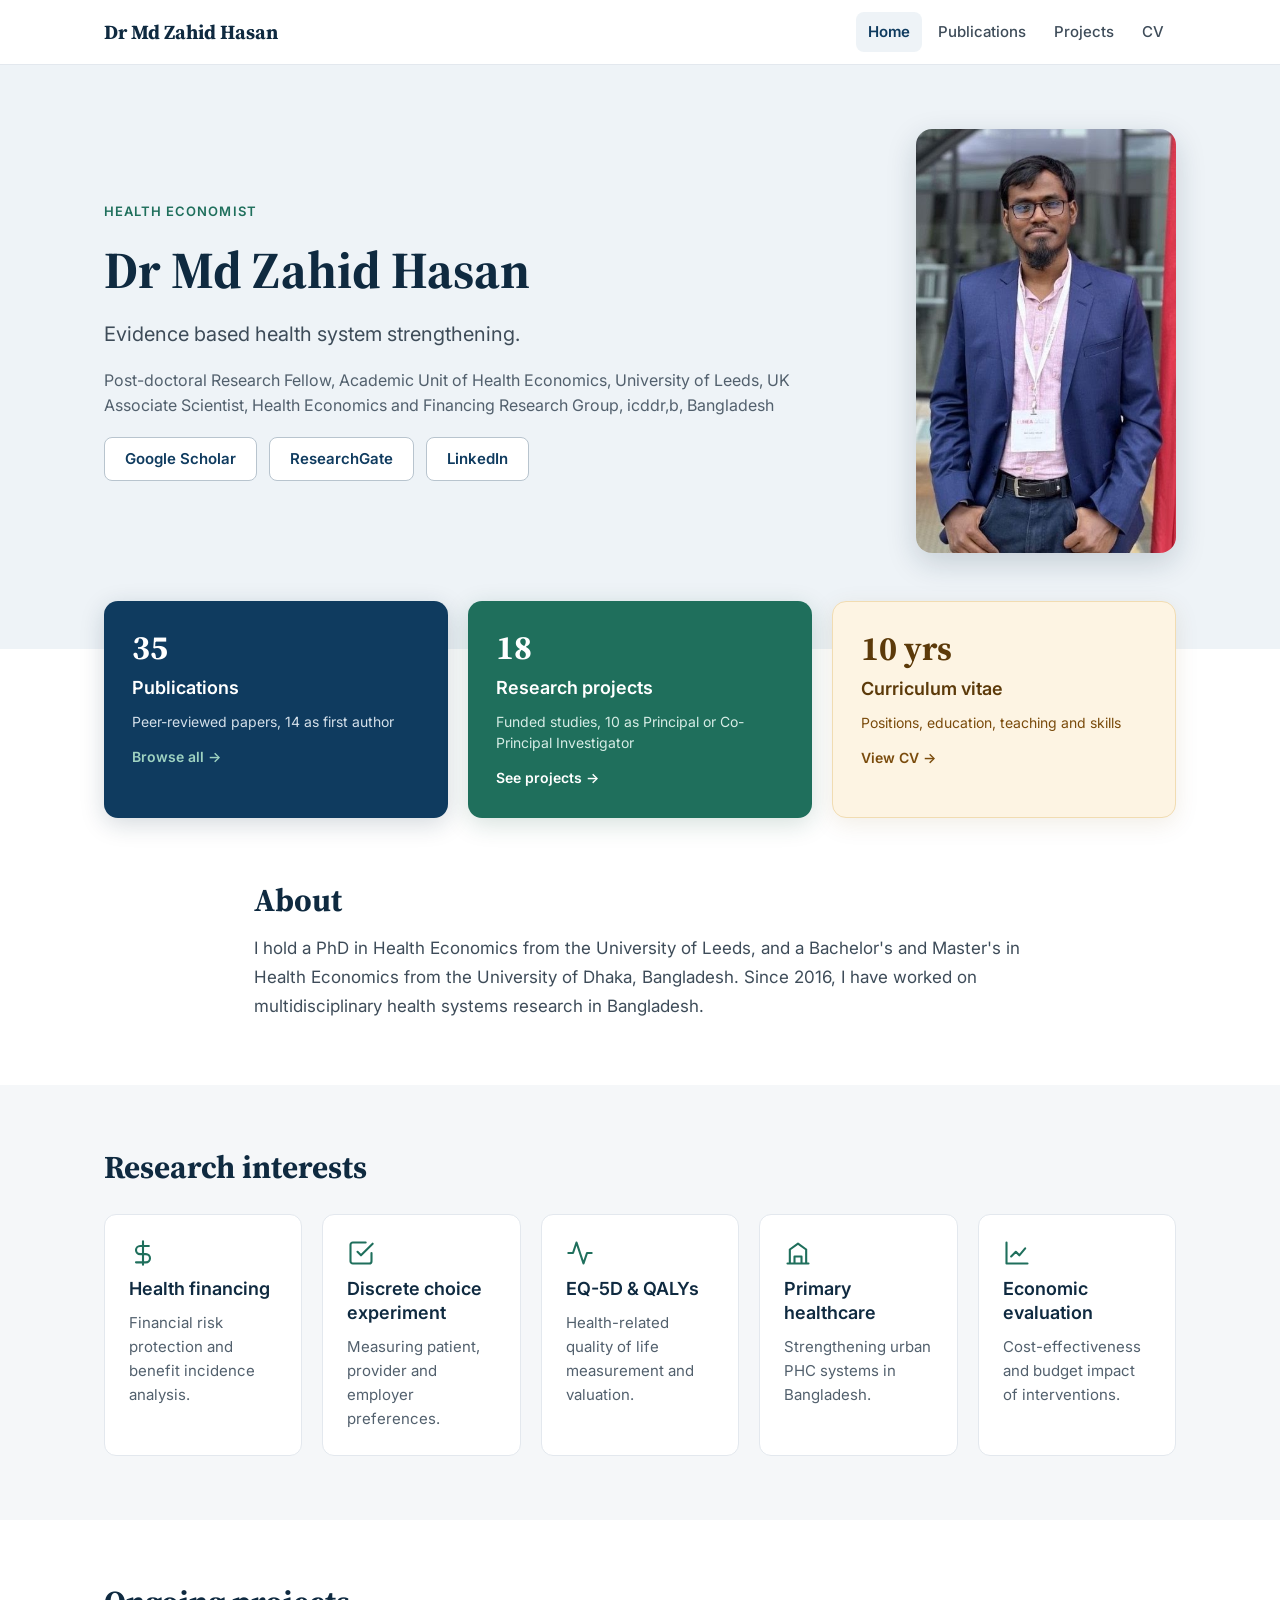
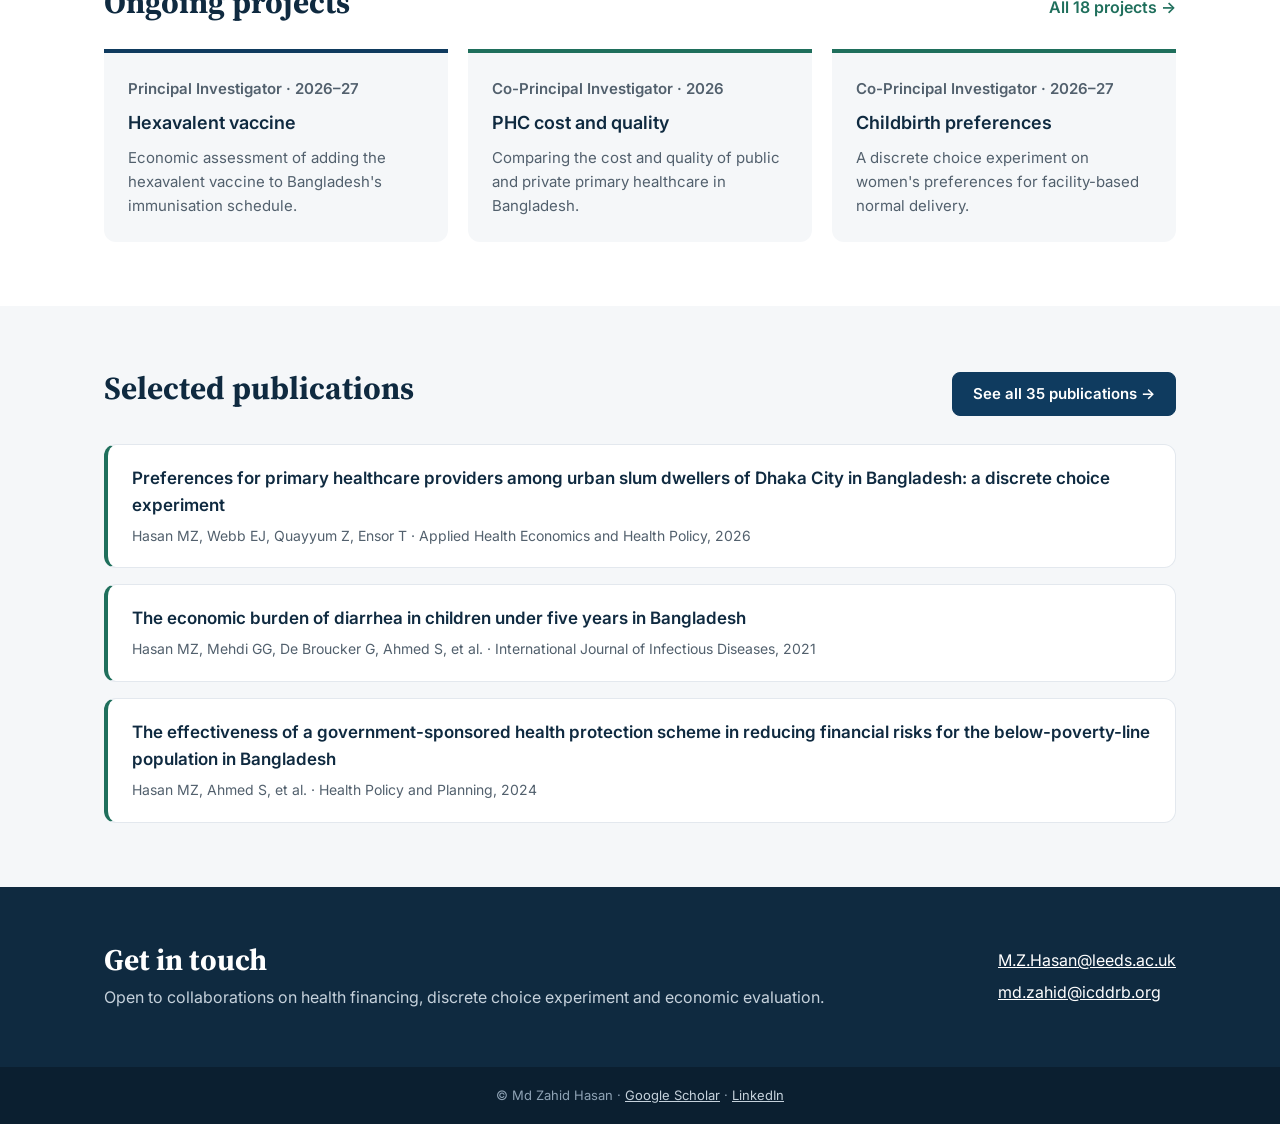
<file: index.html>
<!doctype html>
<html lang="en">
<head>
<meta charset="utf-8">
<meta name="viewport" content="width=device-width, initial-scale=1">
<title>Dr Md Zahid Hasan – Health Economist</title>
<meta name="description" content="Dr Md Zahid Hasan, health economist at the University of Leeds and icddr,b: health financing, discrete choice experiment and primary healthcare in Bangladesh.">
<link rel="preconnect" href="https://fonts.googleapis.com"><link rel="preconnect" href="https://fonts.gstatic.com" crossorigin>
<link href="https://fonts.googleapis.com/css2?family=Inter:wght@400;500;600&amp;family=Source+Serif+4:opsz,wght@8..60,600;8..60,700&amp;display=swap" rel="stylesheet">
<link rel="stylesheet" href="style.css">
</head>
<body>
<header class="site-head"><div class="wrap"><a class="brand" href="index.html">Dr Md Zahid Hasan</a><nav class="nav" aria-label="Main"><a href="index.html" aria-current="page">Home</a><a href="publications.html">Publications</a><a href="projects.html">Projects</a><a href="cv.html">CV</a></nav></div></header>
<main>
<section class="hero"><div class="wrap">
<div class="hero-text">
<p class="eyebrow">Health Economist</p>
<h1>Dr Md Zahid Hasan</h1>
<p class="lead">Evidence based health system strengthening.</p>
<p class="aff">Post-doctoral Research Fellow, Academic Unit of Health Economics, University of Leeds, UK<br>Associate Scientist, Health Economics and Financing Research Group, icddr,b, Bangladesh</p>
<div class="btns"><a class="btn" href="https://scholar.google.com/citations?user=Z4uadW4AAAAJ&amp;hl=en" target="_blank" rel="noopener">Google Scholar</a><a class="btn" href="https://www.researchgate.net/profile/Md-Hasan-1103" target="_blank" rel="noopener">ResearchGate</a><a class="btn" href="https://www.linkedin.com/in/m-zahid-hasan-phd-03840592/" target="_blank" rel="noopener">LinkedIn</a></div>
</div>
<div class="hero-photo"><img src="zahid-hasan.jpg" alt="Dr Md Zahid Hasan" width="300" height="424"></div>
</div></section>
<div class="wrap"><div class="tiles">
<a class="tile t1" href="publications.html"><span class="num">35</span><span class="ttl">Publications</span><span class="sub">Peer-reviewed papers, 14 as first author</span><span class="go">Browse all →</span></a>
<a class="tile t2" href="projects.html"><span class="num">18</span><span class="ttl">Research projects</span><span class="sub">Funded studies, 10 as Principal or Co-Principal Investigator</span><span class="go">See projects →</span></a>
<a class="tile t3" href="cv.html"><span class="num">10 yrs</span><span class="ttl">Curriculum vitae</span><span class="sub">Positions, education, teaching and skills</span><span class="go">View CV →</span></a>
</div></div>
<section><div class="wrap narrow stack">
<h2>About</h2>
<p style="font-size:17px;line-height:1.7;color:var(--body)">I hold a PhD in Health Economics from the University of Leeds, and a Bachelor's and Master's in Health Economics from the University of Dhaka, Bangladesh. Since 2016, I have worked on multidisciplinary health systems research in Bangladesh.</p>
</div></section>
<section class="tint"><div class="wrap">
<h2 style="margin-bottom:28px">Research interests</h2>
<div class="grid five">
<div class="card"><svg aria-hidden="true" width="28" height="28" viewBox="0 0 24 24" fill="none" stroke="#1f6f5c" stroke-width="1.8" stroke-linecap="round" stroke-linejoin="round"><path d="M12 2v20M17 6H9.5a3.5 3.5 0 0 0 0 7h5a3.5 3.5 0 0 1 0 7H6"/></svg><h3>Health financing</h3><p>Financial risk protection and benefit incidence analysis.</p></div><div class="card"><svg aria-hidden="true" width="28" height="28" viewBox="0 0 24 24" fill="none" stroke="#1f6f5c" stroke-width="1.8" stroke-linecap="round" stroke-linejoin="round"><path d="M9 11l3 3L22 4"/><path d="M21 12v7a2 2 0 0 1-2 2H5a2 2 0 0 1-2-2V5a2 2 0 0 1 2-2h11"/></svg><h3>Discrete choice experiment</h3><p>Measuring patient, provider and employer preferences.</p></div><div class="card"><svg aria-hidden="true" width="28" height="28" viewBox="0 0 24 24" fill="none" stroke="#1f6f5c" stroke-width="1.8" stroke-linecap="round" stroke-linejoin="round"><path d="M22 12h-4l-3 9L9 3l-3 9H2"/></svg><h3>EQ-5D &amp; QALYs</h3><p>Health-related quality of life measurement and valuation.</p></div><div class="card"><svg aria-hidden="true" width="28" height="28" viewBox="0 0 24 24" fill="none" stroke="#1f6f5c" stroke-width="1.8" stroke-linecap="round" stroke-linejoin="round"><path d="M3 21h18M5 21V9l7-5 7 5v12M9 21v-6h6v6"/></svg><h3>Primary healthcare</h3><p>Strengthening urban PHC systems in Bangladesh.</p></div><div class="card"><svg aria-hidden="true" width="28" height="28" viewBox="0 0 24 24" fill="none" stroke="#1f6f5c" stroke-width="1.8" stroke-linecap="round" stroke-linejoin="round"><path d="M3 3v18h18"/><path d="M7 15l4-4 3 3 5-6"/></svg><h3>Economic evaluation</h3><p>Cost-effectiveness and budget impact of interventions.</p></div>
</div></div></section>
<section><div class="wrap">
<div class="row-head"><h2>Ongoing projects</h2><a class="link-strong" href="projects.html">All 18 projects →</a></div>
<div class="grid">
<div class="card topbar navy"><p class="meta">Principal Investigator · 2026–27</p><h3>Hexavalent vaccine</h3><p>Economic assessment of adding the hexavalent vaccine to Bangladesh's immunisation schedule.</p></div><div class="card topbar"><p class="meta">Co-Principal Investigator · 2026</p><h3>PHC cost and quality</h3><p>Comparing the cost and quality of public and private primary healthcare in Bangladesh.</p></div><div class="card topbar"><p class="meta">Co-Principal Investigator · 2026–27</p><h3>Childbirth preferences</h3><p>A discrete choice experiment on women's preferences for facility-based normal delivery.</p></div>
</div></div></section>
<section class="tint"><div class="wrap">
<div class="row-head"><h2>Selected publications</h2><a class="btn solid" href="publications.html">See all 35 publications →</a></div>
<div class="stack">
<a class="pubcard" href="https://rdcu.be/ARSybx2dNuka" target="_blank" rel="noopener"><span class="t">Preferences for primary healthcare providers among urban slum dwellers of Dhaka City in Bangladesh: a discrete choice experiment</span><span class="a">Hasan MZ, Webb EJ, Quayyum Z, Ensor T · Applied Health Economics and Health Policy, 2026</span></a><a class="pubcard" href="https://doi.org/10.1016/j.ijid.2021.04.038" target="_blank" rel="noopener"><span class="t">The economic burden of diarrhea in children under five years in Bangladesh</span><span class="a">Hasan MZ, Mehdi GG, De Broucker G, Ahmed S, et al. · International Journal of Infectious Diseases, 2021</span></a><a class="pubcard" href="https://doi.org/10.1093/heapol/czad115" target="_blank" rel="noopener"><span class="t">The effectiveness of a government-sponsored health protection scheme in reducing financial risks for the below-poverty-line population in Bangladesh</span><span class="a">Hasan MZ, Ahmed S, et al. · Health Policy and Planning, 2024</span></a>
</div></div></section>
<section class="contact"><div class="wrap">
<div><h2>Get in touch</h2><p>Open to collaborations on health financing, discrete choice experiment and economic evaluation.</p></div>
<div class="mails"><a href="mailto:M.Z.Hasan@leeds.ac.uk">M.Z.Hasan@leeds.ac.uk</a><a href="mailto:md.zahid@icddrb.org">md.zahid@icddrb.org</a></div>
</div></section>
</main>
<footer class="foot">© Md Zahid Hasan · <a href="https://scholar.google.com/citations?user=Z4uadW4AAAAJ&amp;hl=en" target="_blank" rel="noopener">Google Scholar</a> · <a href="https://www.linkedin.com/in/m-zahid-hasan-phd-03840592/" target="_blank" rel="noopener">LinkedIn</a></footer>
</body>
</html>
</file>
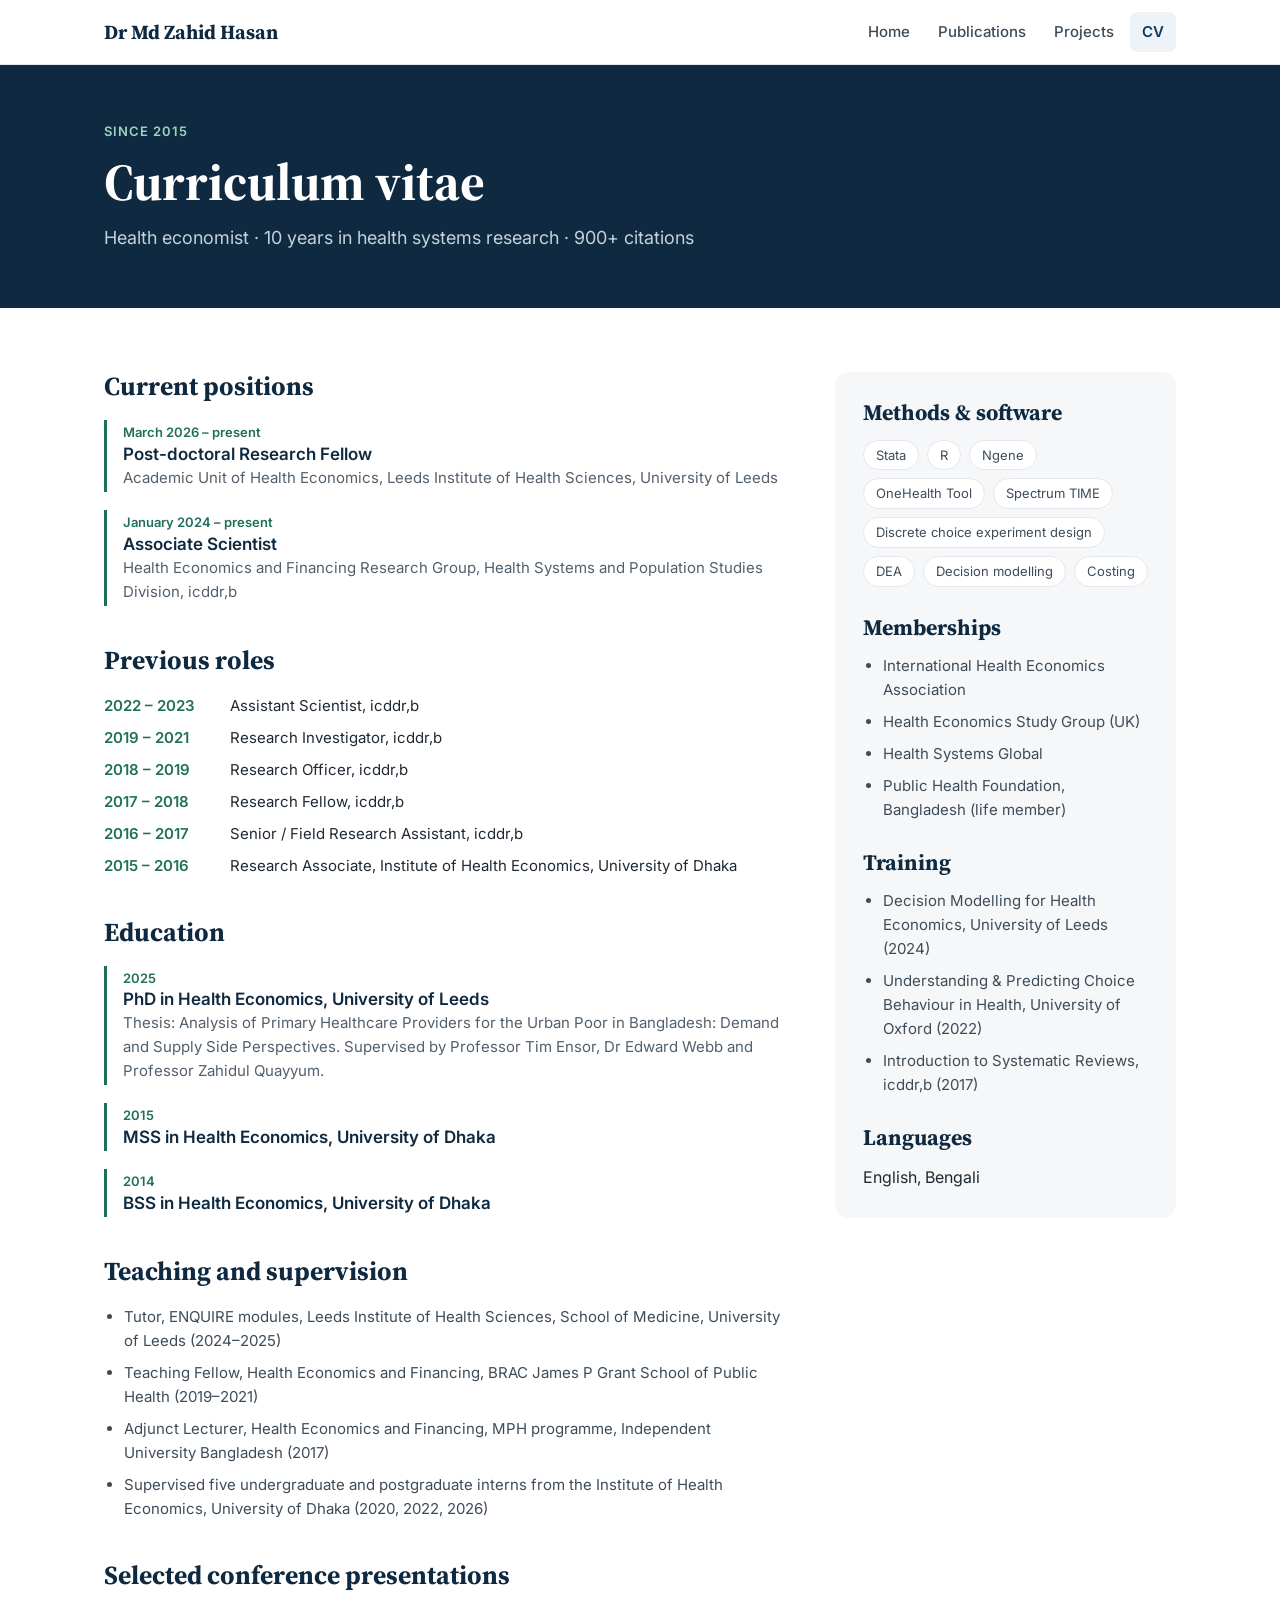
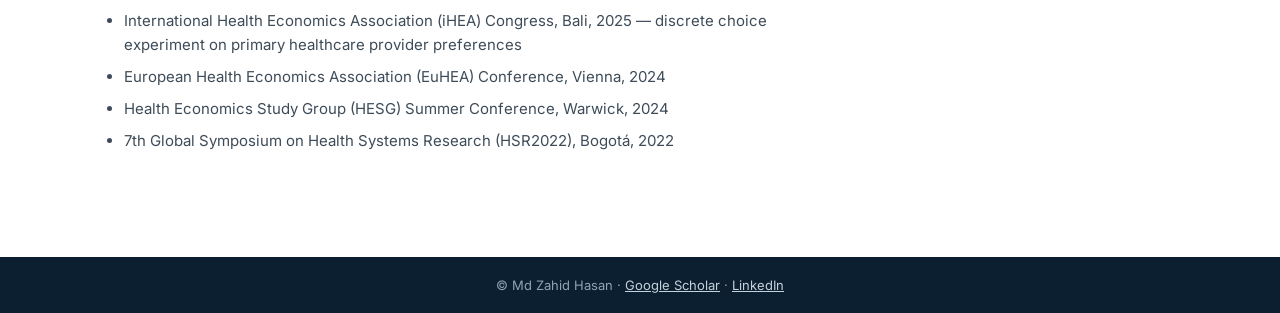
<file: cv.html>
<!doctype html>
<html lang="en">
<head>
<meta charset="utf-8">
<meta name="viewport" content="width=device-width, initial-scale=1">
<title>CV – Dr Md Zahid Hasan</title>
<meta name="description" content="Curriculum vitae of Dr Md Zahid Hasan, health economist.">
<link rel="preconnect" href="https://fonts.googleapis.com"><link rel="preconnect" href="https://fonts.gstatic.com" crossorigin>
<link href="https://fonts.googleapis.com/css2?family=Inter:wght@400;500;600&amp;family=Source+Serif+4:opsz,wght@8..60,600;8..60,700&amp;display=swap" rel="stylesheet">
<link rel="stylesheet" href="style.css">
</head>
<body>
<header class="site-head"><div class="wrap"><a class="brand" href="index.html">Dr Md Zahid Hasan</a><nav class="nav" aria-label="Main"><a href="index.html">Home</a><a href="publications.html">Publications</a><a href="projects.html">Projects</a><a href="cv.html" aria-current="page">CV</a></nav></div></header>
<main>
<section class="page-head"><div class="wrap">
<p class="eyebrow">Since 2015</p><h1>Curriculum vitae</h1>
<p class="intro">Health economist · 10 years in health systems research · 900+ citations</p>
</div></section>
<section><div class="wrap cv-grid">
<div>
<div class="cv-block"><h2>Current positions</h2>
<div class="entry"><p class="when">March 2026 – present</p><h3>Post-doctoral Research Fellow</h3><p>Academic Unit of Health Economics, Leeds Institute of Health Sciences, University of Leeds</p></div>
<div class="entry"><p class="when">January 2024 – present</p><h3>Associate Scientist</h3><p>Health Economics and Financing Research Group, Health Systems and Population Studies Division, icddr,b</p></div>
</div>
<div class="cv-block"><h2>Previous roles</h2><div class="timeline">
<span>2022 – 2023</span><span>Assistant Scientist, icddr,b</span>
<span>2019 – 2021</span><span>Research Investigator, icddr,b</span>
<span>2018 – 2019</span><span>Research Officer, icddr,b</span>
<span>2017 – 2018</span><span>Research Fellow, icddr,b</span>
<span>2016 – 2017</span><span>Senior / Field Research Assistant, icddr,b</span>
<span>2015 – 2016</span><span>Research Associate, Institute of Health Economics, University of Dhaka</span>
</div></div>
<div class="cv-block"><h2>Education</h2>
<div class="entry"><p class="when">2025</p><h3>PhD in Health Economics, University of Leeds</h3><p>Thesis: Analysis of Primary Healthcare Providers for the Urban Poor in Bangladesh: Demand and Supply Side Perspectives. Supervised by Professor Tim Ensor, Dr Edward Webb and Professor Zahidul Quayyum.</p></div>
<div class="entry"><p class="when">2015</p><h3>MSS in Health Economics, University of Dhaka</h3></div>
<div class="entry"><p class="when">2014</p><h3>BSS in Health Economics, University of Dhaka</h3></div>
</div>
<div class="cv-block"><h2>Teaching and supervision</h2><ul class="cv-list">
<li>Tutor, ENQUIRE modules, Leeds Institute of Health Sciences, School of Medicine, University of Leeds (2024–2025)</li>
<li>Teaching Fellow, Health Economics and Financing, BRAC James P Grant School of Public Health (2019–2021)</li>
<li>Adjunct Lecturer, Health Economics and Financing, MPH programme, Independent University Bangladesh (2017)</li>
<li>Supervised five undergraduate and postgraduate interns from the Institute of Health Economics, University of Dhaka (2020, 2022, 2026)</li>
</ul></div>
<div class="cv-block"><h2>Selected conference presentations</h2><ul class="cv-list">
<li>International Health Economics Association (iHEA) Congress, Bali, 2025 — discrete choice experiment on primary healthcare provider preferences</li>
<li>European Health Economics Association (EuHEA) Conference, Vienna, 2024</li>
<li>Health Economics Study Group (HESG) Summer Conference, Warwick, 2024</li>
<li>7th Global Symposium on Health Systems Research (HSR2022), Bogotá, 2022</li>
</ul></div>
</div>
<aside class="side">
<div class="cv-block"><h2>Methods &amp; software</h2><div class="tags"><span>Stata</span><span>R</span><span>Ngene</span><span>OneHealth Tool</span><span>Spectrum TIME</span><span>Discrete choice experiment design</span><span>DEA</span><span>Decision modelling</span><span>Costing</span></div></div>
<div class="cv-block"><h2>Memberships</h2><ul class="cv-list"><li>International Health Economics Association</li><li>Health Economics Study Group (UK)</li><li>Health Systems Global</li><li>Public Health Foundation, Bangladesh (life member)</li></ul></div>
<div class="cv-block"><h2>Training</h2><ul class="cv-list"><li>Decision Modelling for Health Economics, University of Leeds (2024)</li><li>Understanding &amp; Predicting Choice Behaviour in Health, University of Oxford (2022)</li><li>Introduction to Systematic Reviews, icddr,b (2017)</li></ul></div>
<div class="cv-block" style="margin-bottom:0"><h2>Languages</h2><p>English, Bengali</p></div>
</aside>
</div></section>
</main>
<footer class="foot">© Md Zahid Hasan · <a href="https://scholar.google.com/citations?user=Z4uadW4AAAAJ&amp;hl=en" target="_blank" rel="noopener">Google Scholar</a> · <a href="https://www.linkedin.com/in/m-zahid-hasan-phd-03840592/" target="_blank" rel="noopener">LinkedIn</a></footer>
</body>
</html>
</file>
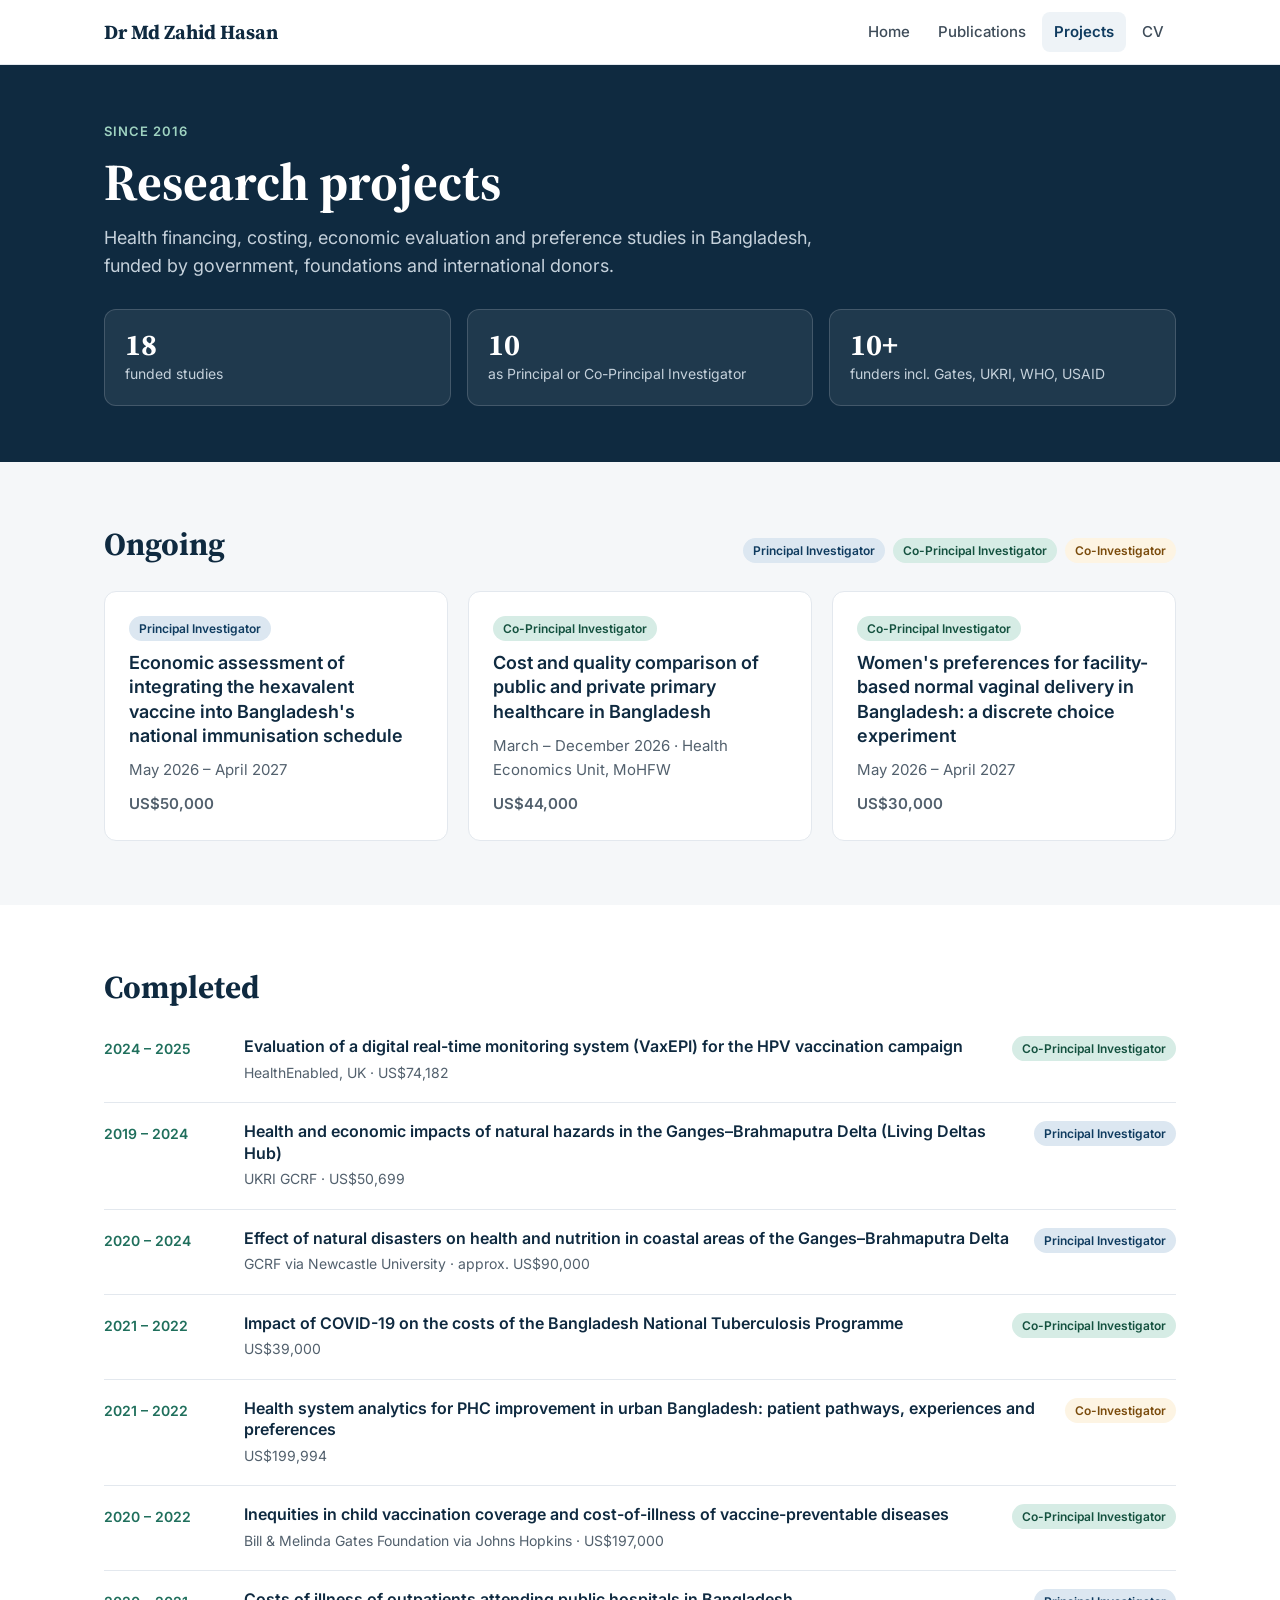
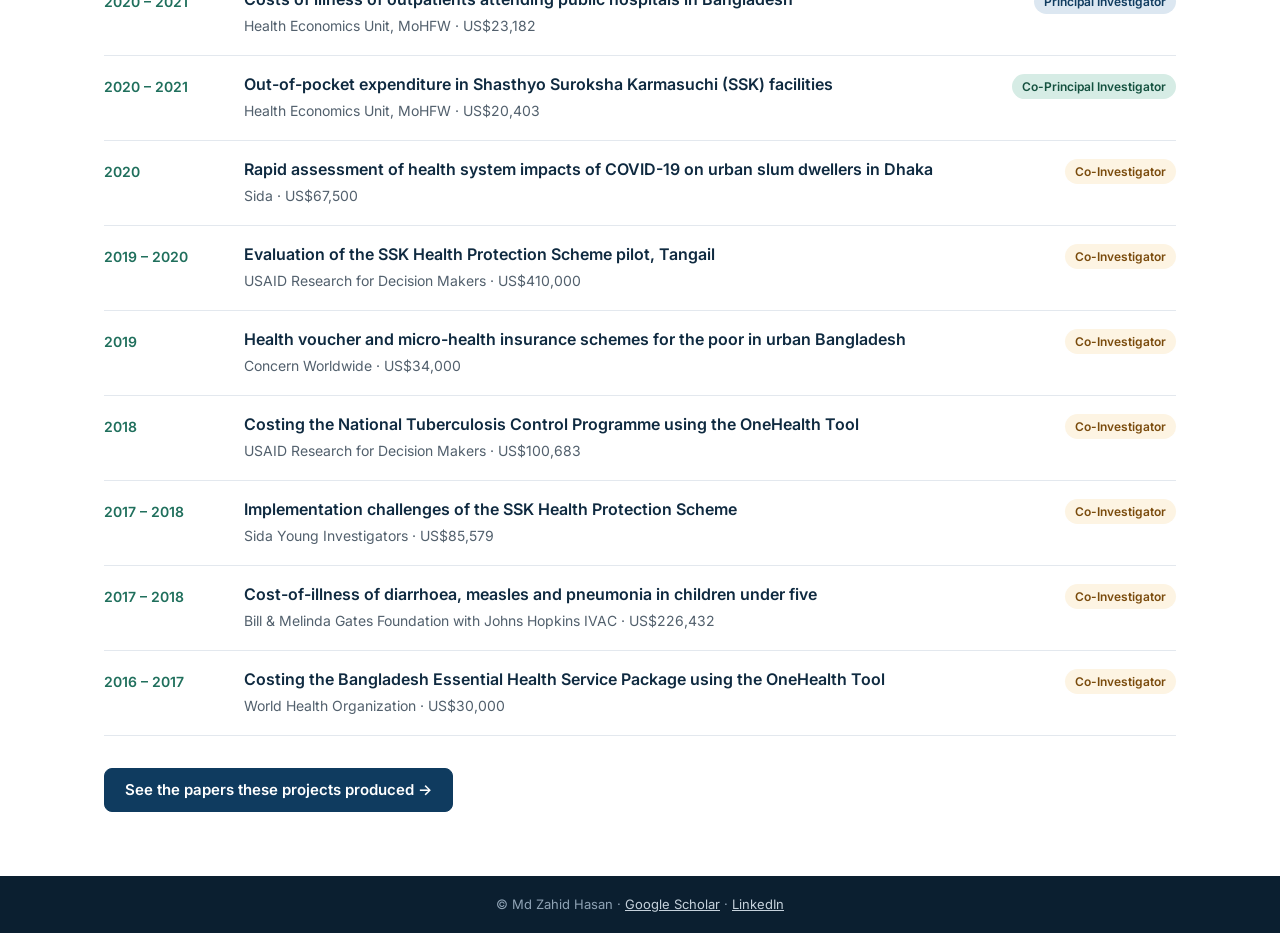
<file: projects.html>
<!doctype html>
<html lang="en">
<head>
<meta charset="utf-8">
<meta name="viewport" content="width=device-width, initial-scale=1">
<title>Research projects – Dr Md Zahid Hasan</title>
<meta name="description" content="Funded research projects led or co-led by Dr Md Zahid Hasan.">
<link rel="preconnect" href="https://fonts.googleapis.com"><link rel="preconnect" href="https://fonts.gstatic.com" crossorigin>
<link href="https://fonts.googleapis.com/css2?family=Inter:wght@400;500;600&amp;family=Source+Serif+4:opsz,wght@8..60,600;8..60,700&amp;display=swap" rel="stylesheet">
<link rel="stylesheet" href="style.css">
</head>
<body>
<header class="site-head"><div class="wrap"><a class="brand" href="index.html">Dr Md Zahid Hasan</a><nav class="nav" aria-label="Main"><a href="index.html">Home</a><a href="publications.html">Publications</a><a href="projects.html" aria-current="page">Projects</a><a href="cv.html">CV</a></nav></div></header>
<main>
<section class="page-head"><div class="wrap">
<p class="eyebrow">Since 2016</p><h1>Research projects</h1>
<p class="intro">Health financing, costing, economic evaluation and preference studies in Bangladesh, funded by government, foundations and international donors.</p>
<div class="stats"><div class="stat"><b>18</b><span>funded studies</span></div><div class="stat"><b>10</b><span>as Principal or Co-Principal Investigator</span></div><div class="stat"><b>10+</b><span>funders incl. Gates, UKRI, WHO, USAID</span></div></div>
</div></section>
<section class="tint"><div class="wrap">
<div class="row-head"><h2>Ongoing</h2><div class="legend"><span class="chip pi">Principal Investigator</span><span class="chip copi">Co-Principal Investigator</span><span class="chip coi">Co-Investigator</span></div></div>
<div class="proj-grid">
<div class="card"><span class="chip pi" style="align-self:flex-start">Principal Investigator</span><h3>Economic assessment of integrating the hexavalent vaccine into Bangladesh's national immunisation schedule</h3><p>May 2026 – April 2027</p><p class="amt">US$50,000</p></div><div class="card"><span class="chip copi" style="align-self:flex-start">Co-Principal Investigator</span><h3>Cost and quality comparison of public and private primary healthcare in Bangladesh</h3><p>March – December 2026 · Health Economics Unit, MoHFW</p><p class="amt">US$44,000</p></div><div class="card"><span class="chip copi" style="align-self:flex-start">Co-Principal Investigator</span><h3>Women's preferences for facility-based normal vaginal delivery in Bangladesh: a discrete choice experiment</h3><p>May 2026 – April 2027</p><p class="amt">US$30,000</p></div>
</div></div></section>
<section><div class="wrap">
<h2 style="margin-bottom:12px">Completed</h2>
<div class="rows">
<div class="prow"><span class="when">2024 – 2025</span><div><h3>Evaluation of a digital real-time monitoring system (VaxEPI) for the HPV vaccination campaign</h3><p class="m">HealthEnabled, UK · US$74,182</p></div><span class="chip copi">Co-Principal Investigator</span></div><div class="prow"><span class="when">2019 – 2024</span><div><h3>Health and economic impacts of natural hazards in the Ganges–Brahmaputra Delta (Living Deltas Hub)</h3><p class="m">UKRI GCRF · US$50,699</p></div><span class="chip pi">Principal Investigator</span></div><div class="prow"><span class="when">2020 – 2024</span><div><h3>Effect of natural disasters on health and nutrition in coastal areas of the Ganges–Brahmaputra Delta</h3><p class="m">GCRF via Newcastle University · approx. US$90,000</p></div><span class="chip pi">Principal Investigator</span></div><div class="prow"><span class="when">2021 – 2022</span><div><h3>Impact of COVID-19 on the costs of the Bangladesh National Tuberculosis Programme</h3><p class="m">US$39,000</p></div><span class="chip copi">Co-Principal Investigator</span></div><div class="prow"><span class="when">2021 – 2022</span><div><h3>Health system analytics for PHC improvement in urban Bangladesh: patient pathways, experiences and preferences</h3><p class="m">US$199,994</p></div><span class="chip coi">Co-Investigator</span></div><div class="prow"><span class="when">2020 – 2022</span><div><h3>Inequities in child vaccination coverage and cost-of-illness of vaccine-preventable diseases</h3><p class="m">Bill &amp; Melinda Gates Foundation via Johns Hopkins · US$197,000</p></div><span class="chip copi">Co-Principal Investigator</span></div><div class="prow"><span class="when">2020 – 2021</span><div><h3>Costs of illness of outpatients attending public hospitals in Bangladesh</h3><p class="m">Health Economics Unit, MoHFW · US$23,182</p></div><span class="chip pi">Principal Investigator</span></div><div class="prow"><span class="when">2020 – 2021</span><div><h3>Out-of-pocket expenditure in Shasthyo Suroksha Karmasuchi (SSK) facilities</h3><p class="m">Health Economics Unit, MoHFW · US$20,403</p></div><span class="chip copi">Co-Principal Investigator</span></div><div class="prow"><span class="when">2020</span><div><h3>Rapid assessment of health system impacts of COVID-19 on urban slum dwellers in Dhaka</h3><p class="m">Sida · US$67,500</p></div><span class="chip coi">Co-Investigator</span></div><div class="prow"><span class="when">2019 – 2020</span><div><h3>Evaluation of the SSK Health Protection Scheme pilot, Tangail</h3><p class="m">USAID Research for Decision Makers · US$410,000</p></div><span class="chip coi">Co-Investigator</span></div><div class="prow"><span class="when">2019</span><div><h3>Health voucher and micro-health insurance schemes for the poor in urban Bangladesh</h3><p class="m">Concern Worldwide · US$34,000</p></div><span class="chip coi">Co-Investigator</span></div><div class="prow"><span class="when">2018</span><div><h3>Costing the National Tuberculosis Control Programme using the OneHealth Tool</h3><p class="m">USAID Research for Decision Makers · US$100,683</p></div><span class="chip coi">Co-Investigator</span></div><div class="prow"><span class="when">2017 – 2018</span><div><h3>Implementation challenges of the SSK Health Protection Scheme</h3><p class="m">Sida Young Investigators · US$85,579</p></div><span class="chip coi">Co-Investigator</span></div><div class="prow"><span class="when">2017 – 2018</span><div><h3>Cost-of-illness of diarrhoea, measles and pneumonia in children under five</h3><p class="m">Bill &amp; Melinda Gates Foundation with Johns Hopkins IVAC · US$226,432</p></div><span class="chip coi">Co-Investigator</span></div><div class="prow"><span class="when">2016 – 2017</span><div><h3>Costing the Bangladesh Essential Health Service Package using the OneHealth Tool</h3><p class="m">World Health Organization · US$30,000</p></div><span class="chip coi">Co-Investigator</span></div>
</div>
<p style="margin-top:32px"><a class="btn solid" href="publications.html">See the papers these projects produced →</a></p>
</div></section>
</main>
<footer class="foot">© Md Zahid Hasan · <a href="https://scholar.google.com/citations?user=Z4uadW4AAAAJ&amp;hl=en" target="_blank" rel="noopener">Google Scholar</a> · <a href="https://www.linkedin.com/in/m-zahid-hasan-phd-03840592/" target="_blank" rel="noopener">LinkedIn</a></footer>
</body>
</html>
</file>
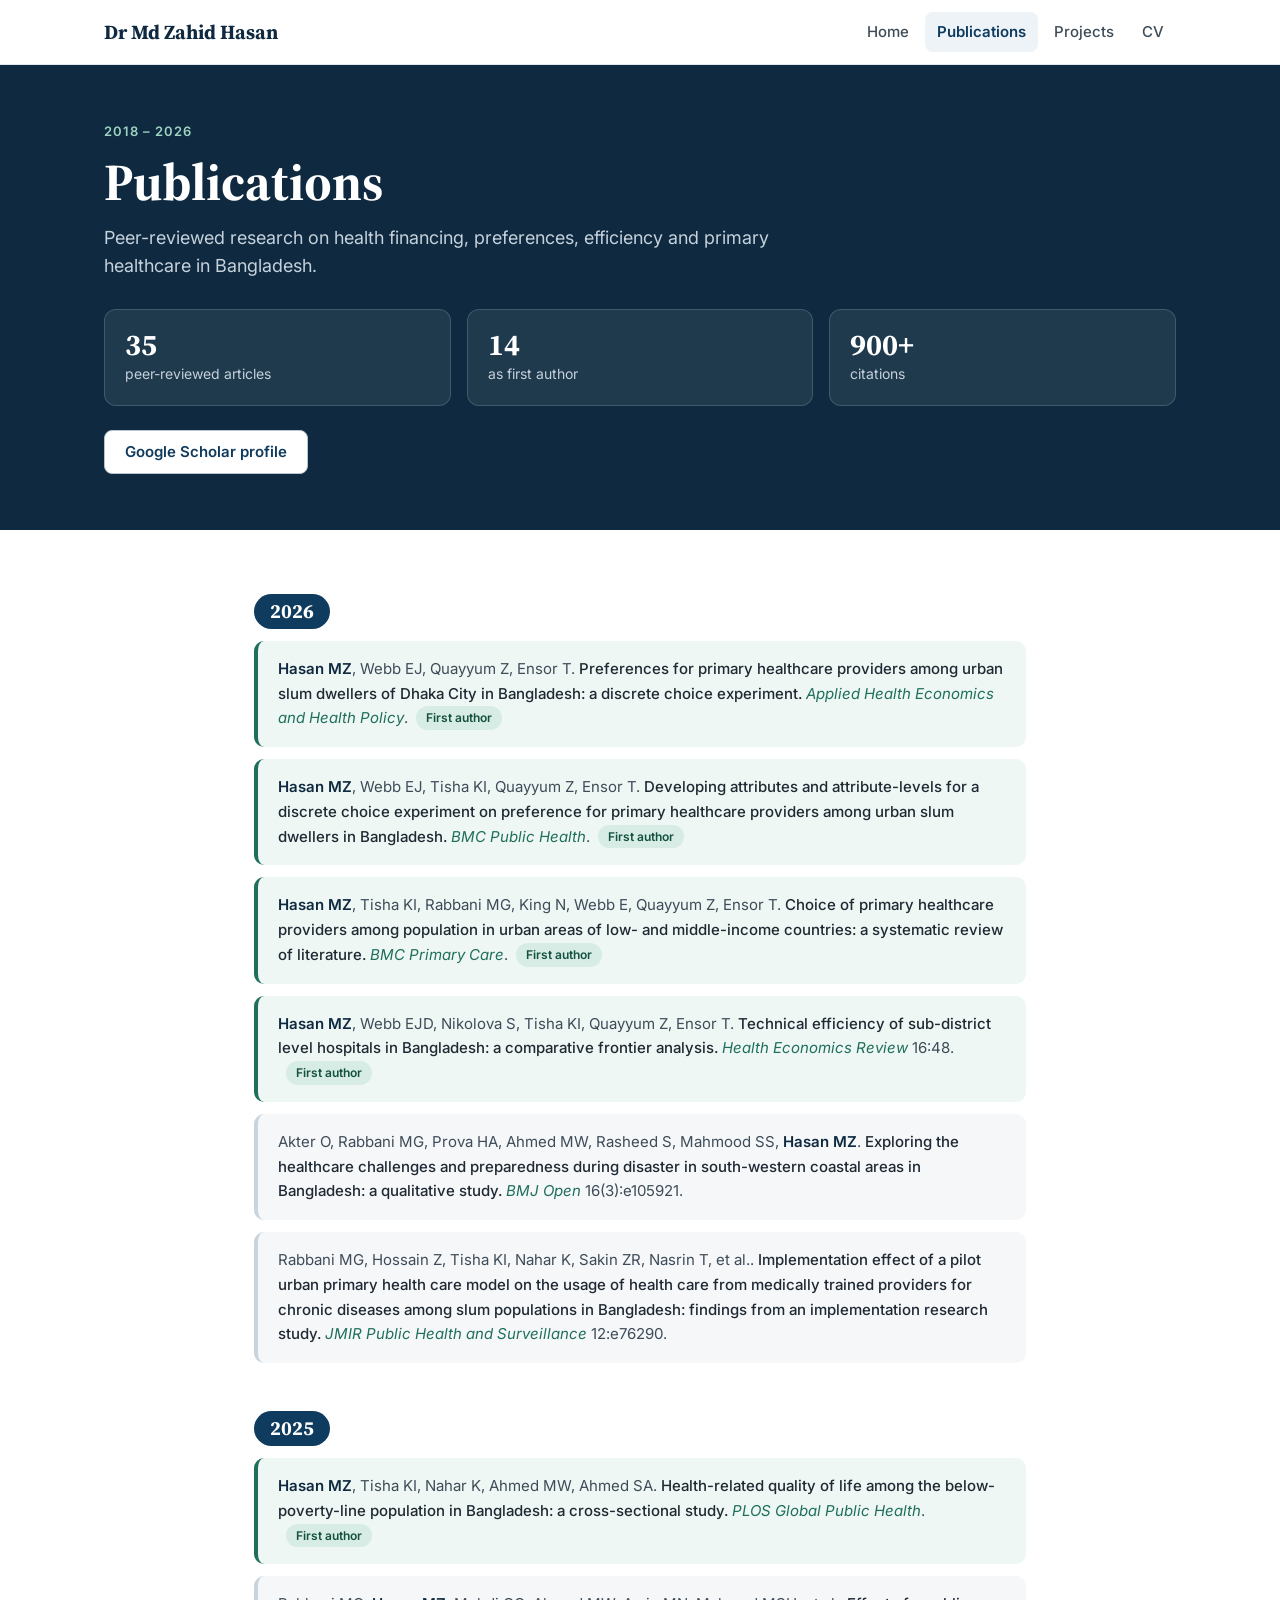
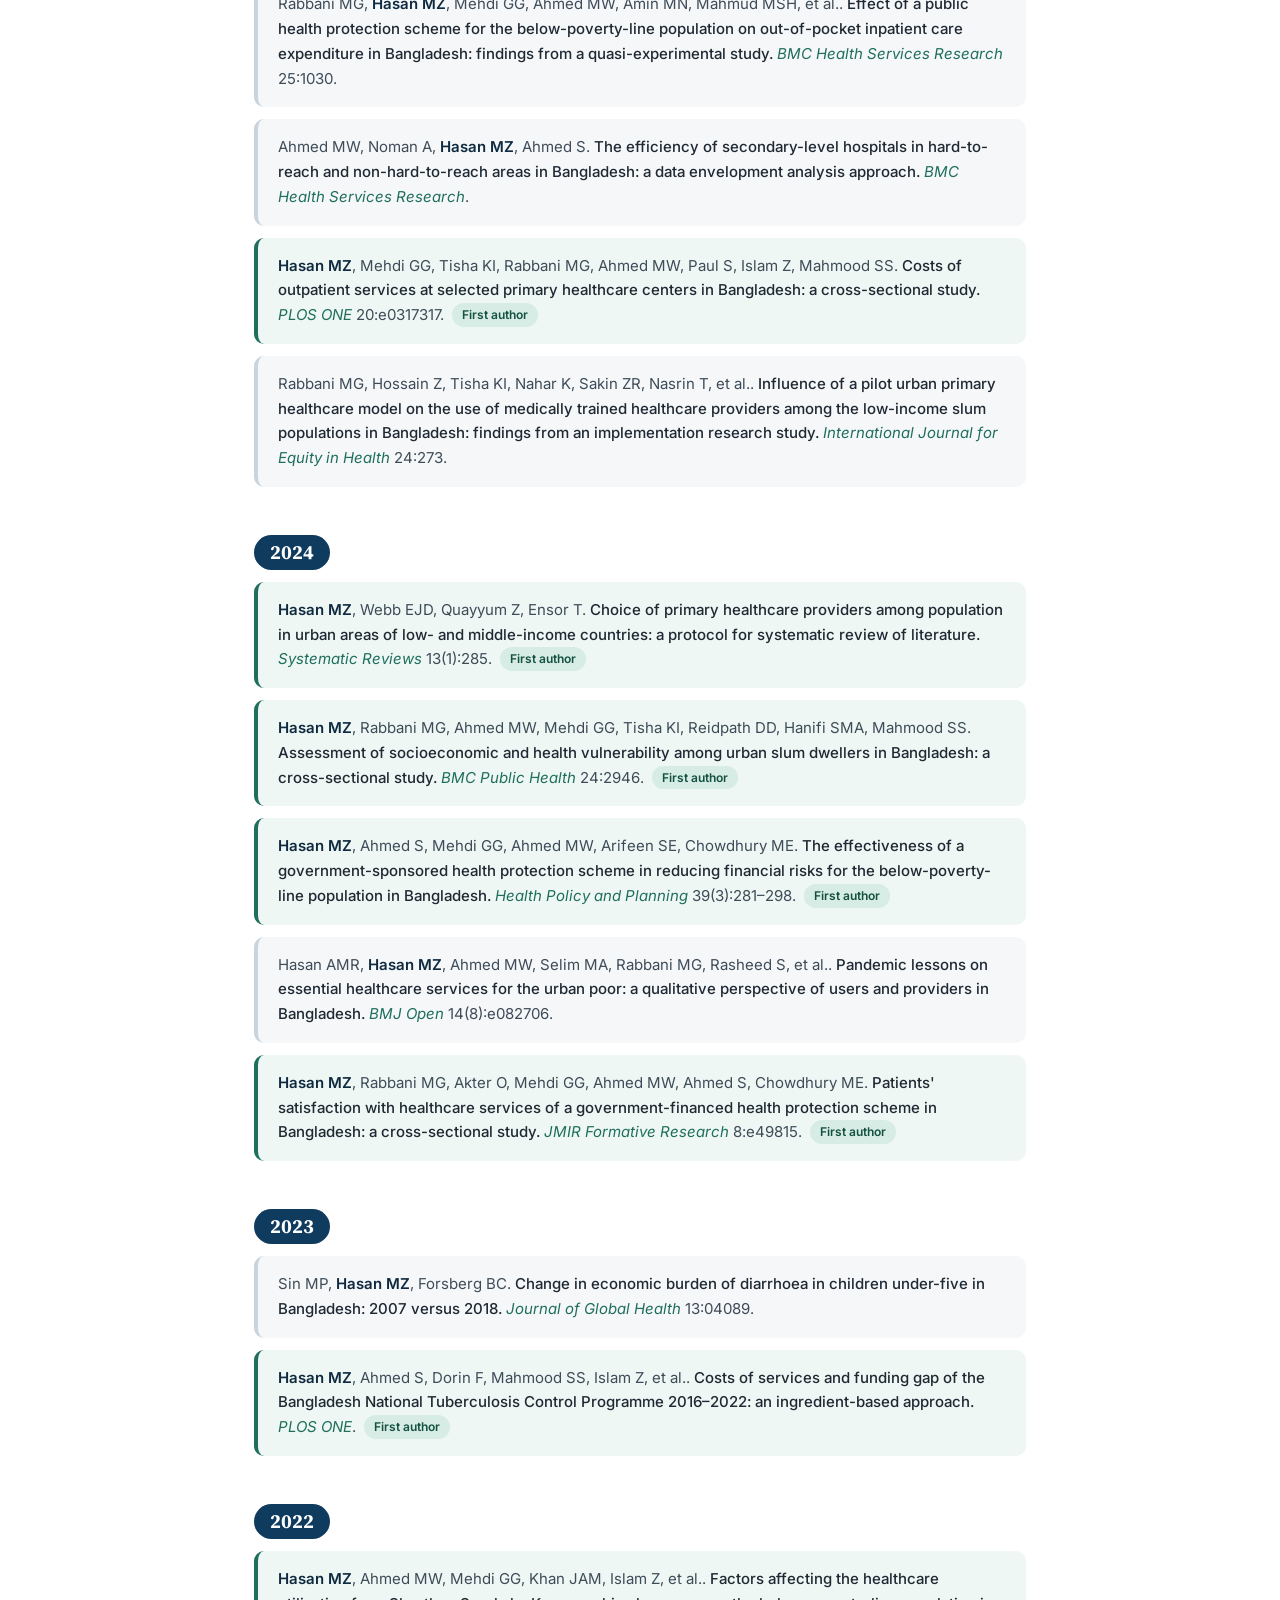
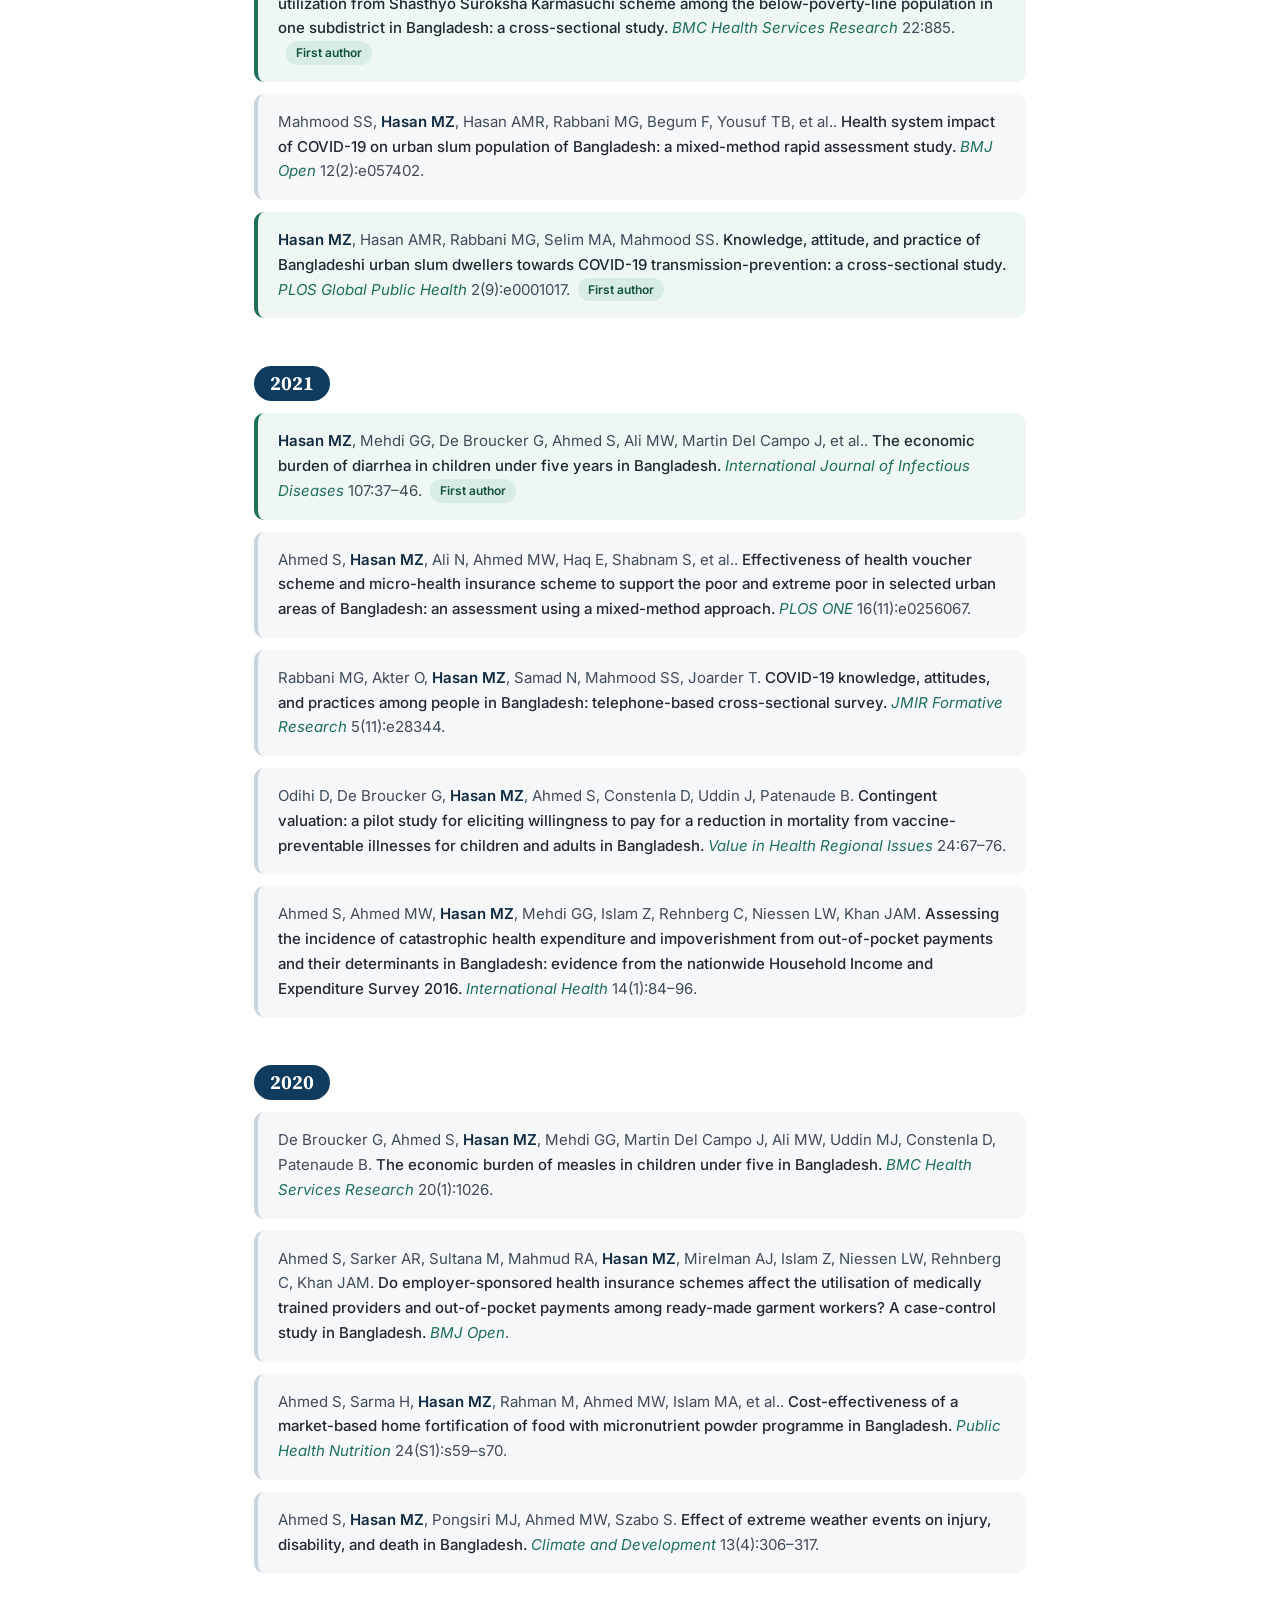
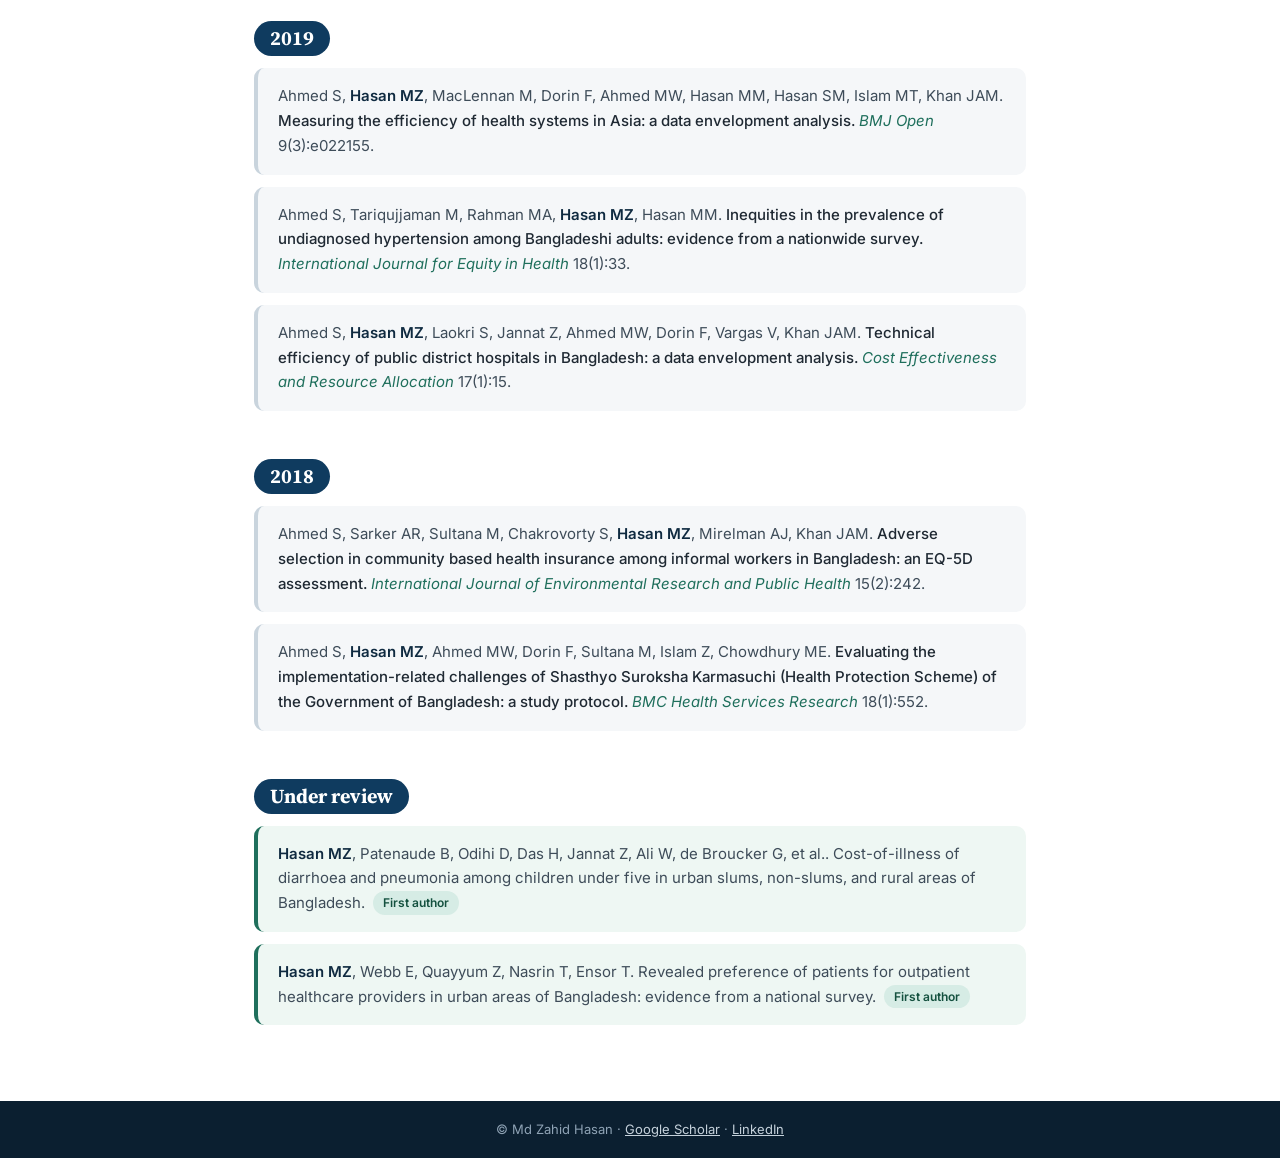
<file: publications.html>
<!doctype html>
<html lang="en">
<head>
<meta charset="utf-8">
<meta name="viewport" content="width=device-width, initial-scale=1">
<title>Publications – Dr Md Zahid Hasan</title>
<meta name="description" content="Peer-reviewed publications of Dr Md Zahid Hasan.">
<link rel="preconnect" href="https://fonts.googleapis.com"><link rel="preconnect" href="https://fonts.gstatic.com" crossorigin>
<link href="https://fonts.googleapis.com/css2?family=Inter:wght@400;500;600&amp;family=Source+Serif+4:opsz,wght@8..60,600;8..60,700&amp;display=swap" rel="stylesheet">
<link rel="stylesheet" href="style.css">
</head>
<body>
<header class="site-head"><div class="wrap"><a class="brand" href="index.html">Dr Md Zahid Hasan</a><nav class="nav" aria-label="Main"><a href="index.html">Home</a><a href="publications.html" aria-current="page">Publications</a><a href="projects.html">Projects</a><a href="cv.html">CV</a></nav></div></header>
<main>
<section class="page-head"><div class="wrap">
<p class="eyebrow">2018 – 2026</p><h1>Publications</h1>
<p class="intro">Peer-reviewed research on health financing, preferences, efficiency and primary healthcare in Bangladesh.</p>
<div class="stats"><div class="stat"><b>35</b><span>peer-reviewed articles</span></div><div class="stat"><b>14</b><span>as first author</span></div><div class="stat"><b>900+</b><span>citations</span></div></div>
<a class="btn" href="https://scholar.google.com/citations?user=Z4uadW4AAAAJ&amp;hl=en" target="_blank" rel="noopener">Google Scholar profile</a>
</div></section>
<section><div class="wrap narrow">
<h2 class="yr">2026</h2><p class="pub fa"><b>Hasan MZ</b>, Webb EJ, Quayyum Z, Ensor T. <a href="https://rdcu.be/ARSybx2dNuka" target="_blank" rel="noopener">Preferences for primary healthcare providers among urban slum dwellers of Dhaka City in Bangladesh: a discrete choice experiment.</a> <i>Applied Health Economics and Health Policy</i>.<span class="badge">First author</span></p><p class="pub fa"><b>Hasan MZ</b>, Webb EJ, Tisha KI, Quayyum Z, Ensor T. <a href="https://doi.org/10.1186/s12889-026-29585-2" target="_blank" rel="noopener">Developing attributes and attribute-levels for a discrete choice experiment on preference for primary healthcare providers among urban slum dwellers in Bangladesh.</a> <i>BMC Public Health</i>.<span class="badge">First author</span></p><p class="pub fa"><b>Hasan MZ</b>, Tisha KI, Rabbani MG, King N, Webb E, Quayyum Z, Ensor T. <a href="https://doi.org/10.1186/s12875-026-03261-1" target="_blank" rel="noopener">Choice of primary healthcare providers among population in urban areas of low- and middle-income countries: a systematic review of literature.</a> <i>BMC Primary Care</i>.<span class="badge">First author</span></p><p class="pub fa"><b>Hasan MZ</b>, Webb EJD, Nikolova S, Tisha KI, Quayyum Z, Ensor T. <a href="https://doi.org/10.1186/s13561-026-00748-6" target="_blank" rel="noopener">Technical efficiency of sub-district level hospitals in Bangladesh: a comparative frontier analysis.</a> <i>Health Economics Review</i> 16:48.<span class="badge">First author</span></p><p class="pub">Akter O, Rabbani MG, Prova HA, Ahmed MW, Rasheed S, Mahmood SS, <b>Hasan MZ</b>. <a href="https://pmc.ncbi.nlm.nih.gov/articles/PMC13034343/" target="_blank" rel="noopener">Exploring the healthcare challenges and preparedness during disaster in south-western coastal areas in Bangladesh: a qualitative study.</a> <i>BMJ Open</i> 16(3):e105921.</p><p class="pub">Rabbani MG, Hossain Z, Tisha KI, Nahar K, Sakin ZR, Nasrin T, et al.. <a href="https://doi.org/10.2196/76290" target="_blank" rel="noopener">Implementation effect of a pilot urban primary health care model on the usage of health care from medically trained providers for chronic diseases among slum populations in Bangladesh: findings from an implementation research study.</a> <i>JMIR Public Health and Surveillance</i> 12:e76290.</p><h2 class="yr">2025</h2><p class="pub fa"><b>Hasan MZ</b>, Tisha KI, Nahar K, Ahmed MW, Ahmed SA. <a href="https://journals.plos.org/globalpublichealth/article?id=10.1371/journal.pgph.0005309" target="_blank" rel="noopener">Health-related quality of life among the below-poverty-line population in Bangladesh: a cross-sectional study.</a> <i>PLOS Global Public Health</i>.<span class="badge">First author</span></p><p class="pub">Rabbani MG, <b>Hasan MZ</b>, Mehdi GG, Ahmed MW, Amin MN, Mahmud MSH, et al.. <a href="https://link.springer.com/article/10.1186/s12913-025-13168-9" target="_blank" rel="noopener">Effect of a public health protection scheme for the below-poverty-line population on out-of-pocket inpatient care expenditure in Bangladesh: findings from a quasi-experimental study.</a> <i>BMC Health Services Research</i> 25:1030.</p><p class="pub">Ahmed MW, Noman A, <b>Hasan MZ</b>, Ahmed S. <a href="https://pmc.ncbi.nlm.nih.gov/articles/PMC12505863/" target="_blank" rel="noopener">The efficiency of secondary-level hospitals in hard-to-reach and non-hard-to-reach areas in Bangladesh: a data envelopment analysis approach.</a> <i>BMC Health Services Research</i>.</p><p class="pub fa"><b>Hasan MZ</b>, Mehdi GG, Tisha KI, Rabbani MG, Ahmed MW, Paul S, Islam Z, Mahmood SS. <a href="https://doi.org/10.1371/journal.pone.0317317" target="_blank" rel="noopener">Costs of outpatient services at selected primary healthcare centers in Bangladesh: a cross-sectional study.</a> <i>PLOS ONE</i> 20:e0317317.<span class="badge">First author</span></p><p class="pub">Rabbani MG, Hossain Z, Tisha KI, Nahar K, Sakin ZR, Nasrin T, et al.. <a href="https://doi.org/10.1186/s12939-025-02622-z" target="_blank" rel="noopener">Influence of a pilot urban primary healthcare model on the use of medically trained healthcare providers among the low-income slum populations in Bangladesh: findings from an implementation research study.</a> <i>International Journal for Equity in Health</i> 24:273.</p><h2 class="yr">2024</h2><p class="pub fa"><b>Hasan MZ</b>, Webb EJD, Quayyum Z, Ensor T. <a href="https://doi.org/10.1186/s13643-024-02714-x" target="_blank" rel="noopener">Choice of primary healthcare providers among population in urban areas of low- and middle-income countries: a protocol for systematic review of literature.</a> <i>Systematic Reviews</i> 13(1):285.<span class="badge">First author</span></p><p class="pub fa"><b>Hasan MZ</b>, Rabbani MG, Ahmed MW, Mehdi GG, Tisha KI, Reidpath DD, Hanifi SMA, Mahmood SS. <a href="https://doi.org/10.1186/s12889-024-20425-9" target="_blank" rel="noopener">Assessment of socioeconomic and health vulnerability among urban slum dwellers in Bangladesh: a cross-sectional study.</a> <i>BMC Public Health</i> 24:2946.<span class="badge">First author</span></p><p class="pub fa"><b>Hasan MZ</b>, Ahmed S, Mehdi GG, Ahmed MW, Arifeen SE, Chowdhury ME. <a href="https://doi.org/10.1093/heapol/czad115" target="_blank" rel="noopener">The effectiveness of a government-sponsored health protection scheme in reducing financial risks for the below-poverty-line population in Bangladesh.</a> <i>Health Policy and Planning</i> 39(3):281–298.<span class="badge">First author</span></p><p class="pub">Hasan AMR, <b>Hasan MZ</b>, Ahmed MW, Selim MA, Rabbani MG, Rasheed S, et al.. <a href="https://bmjopen.bmj.com/content/14/8/e082706" target="_blank" rel="noopener">Pandemic lessons on essential healthcare services for the urban poor: a qualitative perspective of users and providers in Bangladesh.</a> <i>BMJ Open</i> 14(8):e082706.</p><p class="pub fa"><b>Hasan MZ</b>, Rabbani MG, Akter O, Mehdi GG, Ahmed MW, Ahmed S, Chowdhury ME. <a href="https://formative.jmir.org/2024/1/e49815" target="_blank" rel="noopener">Patients' satisfaction with healthcare services of a government-financed health protection scheme in Bangladesh: a cross-sectional study.</a> <i>JMIR Formative Research</i> 8:e49815.<span class="badge">First author</span></p><h2 class="yr">2023</h2><p class="pub">Sin MP, <b>Hasan MZ</b>, Forsberg BC. <a href="https://doi.org/10.7189/jogh.13.04089" target="_blank" rel="noopener">Change in economic burden of diarrhoea in children under-five in Bangladesh: 2007 versus 2018.</a> <i>Journal of Global Health</i> 13:04089.</p><p class="pub fa"><b>Hasan MZ</b>, Ahmed S, Dorin F, Mahmood SS, Islam Z, et al.. <a href="https://doi.org/10.1371/journal.pone.0286560" target="_blank" rel="noopener">Costs of services and funding gap of the Bangladesh National Tuberculosis Control Programme 2016–2022: an ingredient-based approach.</a> <i>PLOS ONE</i>.<span class="badge">First author</span></p><h2 class="yr">2022</h2><p class="pub fa"><b>Hasan MZ</b>, Ahmed MW, Mehdi GG, Khan JAM, Islam Z, et al.. <a href="https://doi.org/10.1186/s12913-022-08254-1" target="_blank" rel="noopener">Factors affecting the healthcare utilization from Shasthyo Suroksha Karmasuchi scheme among the below-poverty-line population in one subdistrict in Bangladesh: a cross-sectional study.</a> <i>BMC Health Services Research</i> 22:885.<span class="badge">First author</span></p><p class="pub">Mahmood SS, <b>Hasan MZ</b>, Hasan AMR, Rabbani MG, Begum F, Yousuf TB, et al.. <a href="https://doi.org/10.1136/bmjopen-2021-057402" target="_blank" rel="noopener">Health system impact of COVID-19 on urban slum population of Bangladesh: a mixed-method rapid assessment study.</a> <i>BMJ Open</i> 12(2):e057402.</p><p class="pub fa"><b>Hasan MZ</b>, Hasan AMR, Rabbani MG, Selim MA, Mahmood SS. <a href="https://doi.org/10.1371/journal.pgph.0001017" target="_blank" rel="noopener">Knowledge, attitude, and practice of Bangladeshi urban slum dwellers towards COVID-19 transmission-prevention: a cross-sectional study.</a> <i>PLOS Global Public Health</i> 2(9):e0001017.<span class="badge">First author</span></p><h2 class="yr">2021</h2><p class="pub fa"><b>Hasan MZ</b>, Mehdi GG, De Broucker G, Ahmed S, Ali MW, Martin Del Campo J, et al.. <a href="https://doi.org/10.1016/j.ijid.2021.04.038" target="_blank" rel="noopener">The economic burden of diarrhea in children under five years in Bangladesh.</a> <i>International Journal of Infectious Diseases</i> 107:37–46.<span class="badge">First author</span></p><p class="pub">Ahmed S, <b>Hasan MZ</b>, Ali N, Ahmed MW, Haq E, Shabnam S, et al.. <a href="https://doi.org/10.1371/journal.pone.0256067" target="_blank" rel="noopener">Effectiveness of health voucher scheme and micro-health insurance scheme to support the poor and extreme poor in selected urban areas of Bangladesh: an assessment using a mixed-method approach.</a> <i>PLOS ONE</i> 16(11):e0256067.</p><p class="pub">Rabbani MG, Akter O, <b>Hasan MZ</b>, Samad N, Mahmood SS, Joarder T. <a href="https://formative.jmir.org/2021/11/e28344" target="_blank" rel="noopener">COVID-19 knowledge, attitudes, and practices among people in Bangladesh: telephone-based cross-sectional survey.</a> <i>JMIR Formative Research</i> 5(11):e28344.</p><p class="pub">Odihi D, De Broucker G, <b>Hasan MZ</b>, Ahmed S, Constenla D, Uddin J, Patenaude B. <a href="https://doi.org/10.1016/j.vhri.2020.10.004" target="_blank" rel="noopener">Contingent valuation: a pilot study for eliciting willingness to pay for a reduction in mortality from vaccine-preventable illnesses for children and adults in Bangladesh.</a> <i>Value in Health Regional Issues</i> 24:67–76.</p><p class="pub">Ahmed S, Ahmed MW, <b>Hasan MZ</b>, Mehdi GG, Islam Z, Rehnberg C, Niessen LW, Khan JAM. <a href="https://doi.org/10.1093/inthealth/ihab015" target="_blank" rel="noopener">Assessing the incidence of catastrophic health expenditure and impoverishment from out-of-pocket payments and their determinants in Bangladesh: evidence from the nationwide Household Income and Expenditure Survey 2016.</a> <i>International Health</i> 14(1):84–96.</p><h2 class="yr">2020</h2><p class="pub">De Broucker G, Ahmed S, <b>Hasan MZ</b>, Mehdi GG, Martin Del Campo J, Ali MW, Uddin MJ, Constenla D, Patenaude B. <a href="https://doi.org/10.1186/s12913-020-05880-5" target="_blank" rel="noopener">The economic burden of measles in children under five in Bangladesh.</a> <i>BMC Health Services Research</i> 20(1):1026.</p><p class="pub">Ahmed S, Sarker AR, Sultana M, Mahmud RA, <b>Hasan MZ</b>, Mirelman AJ, Islam Z, Niessen LW, Rehnberg C, Khan JAM. <a href="https://bmjopen.bmj.com/content/10/3/e030298" target="_blank" rel="noopener">Do employer-sponsored health insurance schemes affect the utilisation of medically trained providers and out-of-pocket payments among ready-made garment workers? A case-control study in Bangladesh.</a> <i>BMJ Open</i>.</p><p class="pub">Ahmed S, Sarma H, <b>Hasan MZ</b>, Rahman M, Ahmed MW, Islam MA, et al.. <a href="https://pubmed.ncbi.nlm.nih.gov/33118899/" target="_blank" rel="noopener">Cost-effectiveness of a market-based home fortification of food with micronutrient powder programme in Bangladesh.</a> <i>Public Health Nutrition</i> 24(S1):s59–s70.</p><p class="pub">Ahmed S, <b>Hasan MZ</b>, Pongsiri MJ, Ahmed MW, Szabo S. <a href="https://doi.org/10.1080/17565529.2020.1772705" target="_blank" rel="noopener">Effect of extreme weather events on injury, disability, and death in Bangladesh.</a> <i>Climate and Development</i> 13(4):306–317.</p><h2 class="yr">2019</h2><p class="pub">Ahmed S, <b>Hasan MZ</b>, MacLennan M, Dorin F, Ahmed MW, Hasan MM, Hasan SM, Islam MT, Khan JAM. <a href="https://doi.org/10.1136/bmjopen-2018-022155" target="_blank" rel="noopener">Measuring the efficiency of health systems in Asia: a data envelopment analysis.</a> <i>BMJ Open</i> 9(3):e022155.</p><p class="pub">Ahmed S, Tariqujjaman M, Rahman MA, <b>Hasan MZ</b>, Hasan MM. <a href="https://doi.org/10.1186/s12939-019-0930-5" target="_blank" rel="noopener">Inequities in the prevalence of undiagnosed hypertension among Bangladeshi adults: evidence from a nationwide survey.</a> <i>International Journal for Equity in Health</i> 18(1):33.</p><p class="pub">Ahmed S, <b>Hasan MZ</b>, Laokri S, Jannat Z, Ahmed MW, Dorin F, Vargas V, Khan JAM. <a href="https://doi.org/10.1186/s12962-019-0183-6" target="_blank" rel="noopener">Technical efficiency of public district hospitals in Bangladesh: a data envelopment analysis.</a> <i>Cost Effectiveness and Resource Allocation</i> 17(1):15.</p><h2 class="yr">2018</h2><p class="pub">Ahmed S, Sarker AR, Sultana M, Chakrovorty S, <b>Hasan MZ</b>, Mirelman AJ, Khan JAM. <a href="https://doi.org/10.3390/ijerph15020242" target="_blank" rel="noopener">Adverse selection in community based health insurance among informal workers in Bangladesh: an EQ-5D assessment.</a> <i>International Journal of Environmental Research and Public Health</i> 15(2):242.</p><p class="pub">Ahmed S, <b>Hasan MZ</b>, Ahmed MW, Dorin F, Sultana M, Islam Z, Chowdhury ME. <a href="https://doi.org/10.1186/s12913-018-3337-x" target="_blank" rel="noopener">Evaluating the implementation-related challenges of Shasthyo Suroksha Karmasuchi (Health Protection Scheme) of the Government of Bangladesh: a study protocol.</a> <i>BMC Health Services Research</i> 18(1):552.</p><h2 class="yr">Under review</h2><p class="pub fa"><b>Hasan MZ</b>, Patenaude B, Odihi D, Das H, Jannat Z, Ali W, de Broucker G, et al.. <span>Cost-of-illness of diarrhoea and pneumonia among children under five in urban slums, non-slums, and rural areas of Bangladesh.</span><span class="badge">First author</span></p><p class="pub fa"><b>Hasan MZ</b>, Webb E, Quayyum Z, Nasrin T, Ensor T. <span>Revealed preference of patients for outpatient healthcare providers in urban areas of Bangladesh: evidence from a national survey.</span><span class="badge">First author</span></p>
</div></section>
</main>
<footer class="foot">© Md Zahid Hasan · <a href="https://scholar.google.com/citations?user=Z4uadW4AAAAJ&amp;hl=en" target="_blank" rel="noopener">Google Scholar</a> · <a href="https://www.linkedin.com/in/m-zahid-hasan-phd-03840592/" target="_blank" rel="noopener">LinkedIn</a></footer>
</body>
</html>
</file>
<file: style.css>
:root{
  --navy:#0f3b5f; --navy-deep:#0f2a40; --green:#1f6f5c; --mint:#9fd3c1; --mint-soft:#d6ece5;
  --amber:#b7791f; --amber-soft:#fdf4e3; --ink:#1f2933; --body:#3e4c59; --muted:#52606d;
  --line:#e3e8ee; --tint:#f5f7f9; --hero:#eef3f7; --white:#ffffff;
  --serif:'Source Serif 4',Georgia,serif; --sans:Inter,system-ui,-apple-system,'Segoe UI',sans-serif;
}
*{box-sizing:border-box}
html{-webkit-text-size-adjust:100%}
body{margin:0;background:var(--white);color:var(--ink);font-family:var(--sans);font-size:16px;line-height:1.6}
a{color:var(--navy)}a:hover{color:var(--navy-deep)}
img{max-width:100%}
.wrap{max-width:1120px;margin:0 auto;padding:0 24px}
.narrow{max-width:820px}
h1,h2{font-family:var(--serif);color:var(--navy-deep);margin:0;line-height:1.15}
h1{font-size:clamp(34px,6vw,52px)}
h2{font-size:clamp(26px,4vw,32px)}
h3{margin:0;font-size:18px;font-weight:600;color:var(--navy-deep);line-height:1.35}
p{margin:0}
.eyebrow{font-size:13px;font-weight:600;letter-spacing:.08em;text-transform:uppercase;color:var(--green)}
section{padding:64px 0}
.tint{background:var(--tint)}
.stack{display:flex;flex-direction:column;gap:16px}
.row-head{display:flex;flex-wrap:wrap;gap:12px 24px;align-items:baseline;justify-content:space-between;margin-bottom:28px}
.link-strong{font-weight:600;color:var(--green);text-decoration:none}
.link-strong:hover{text-decoration:underline;color:var(--green)}

/* header */
.site-head{position:sticky;top:0;z-index:10;background:rgba(255,255,255,.96);backdrop-filter:blur(6px);border-bottom:1px solid var(--line)}
.site-head .wrap{display:flex;align-items:center;justify-content:space-between;gap:16px;min-height:64px;flex-wrap:wrap}
.brand{font-family:var(--serif);font-weight:700;font-size:20px;color:var(--navy-deep);text-decoration:none}
.nav{display:flex;gap:4px;flex-wrap:wrap}
.nav a{padding:8px 12px;border-radius:8px;text-decoration:none;color:var(--body);font-weight:500;font-size:15px}
.nav a:hover{background:var(--tint);color:var(--navy-deep)}
.nav a[aria-current=page]{color:var(--navy);background:var(--hero);font-weight:600}
@media (max-width:640px){
  .site-head .wrap{padding-top:10px;padding-bottom:8px;min-height:0}
  .nav{width:100%;justify-content:space-between;gap:0}
  .nav a{padding:8px 8px;font-size:14px}
}

/* buttons */
.btns{display:flex;flex-wrap:wrap;gap:12px}
.btn{display:inline-flex;align-items:center;min-height:44px;padding:0 20px;border-radius:8px;border:1px solid #b8c4ce;background:var(--white);color:var(--navy);font-weight:600;font-size:15px;text-decoration:none}
.btn:hover{border-color:var(--navy)}
.btn.solid{background:var(--navy);border-color:var(--navy);color:var(--white)}
.btn.solid:hover{background:var(--navy-deep);color:var(--white)}

/* home hero */
.hero{background:var(--hero);padding:64px 0 96px}
.hero .wrap{display:flex;flex-wrap:wrap;gap:48px;align-items:center}
.hero-text{flex:999 1 480px;min-width:0;display:flex;flex-direction:column;gap:18px}
.hero-text .lead{font-size:20px;color:var(--body)}
.hero-text .aff{color:var(--muted)}
.hero-photo{flex:1 1 260px;display:flex;justify-content:center}
.hero-photo img{display:block;width:300px;max-width:100%;aspect-ratio:300/424;object-fit:cover;object-position:50% 0;border-radius:16px;box-shadow:0 10px 30px rgba(15,42,64,.18)}

/* tiles */
.tiles{display:grid;grid-template-columns:repeat(auto-fit,minmax(260px,1fr));gap:20px;margin-top:-48px;position:relative}
.tile{display:flex;flex-direction:column;gap:8px;padding:28px;border-radius:14px;text-decoration:none;transition:transform .15s ease}
.tile:hover{transform:translateY(-3px)}
.tile .num{font-family:var(--serif);font-size:34px;font-weight:700;line-height:1.1}
.tile .ttl{font-size:18px;font-weight:600}
.tile .sub{font-size:14px;line-height:1.5}
.tile .go{padding-top:6px;font-size:14px;font-weight:600}
.tile.t1{background:var(--navy);color:#fff;box-shadow:0 6px 24px rgba(15,42,64,.18)}.tile.t1 .sub{color:#d4e0ea}.tile.t1 .go{color:var(--mint)}
.tile.t2{background:var(--green);color:#fff;box-shadow:0 6px 24px rgba(20,81,63,.18)}.tile.t2 .sub{color:var(--mint-soft)}.tile.t2 .go{color:#fff}
.tile.t3{background:var(--amber-soft);color:#5c3a0a;border:1px solid #f1dcb2;box-shadow:0 6px 24px rgba(122,75,12,.10)}.tile.t3 .sub,.tile.t3 .go{color:#7a4b0c}
.tile:hover.t1,.tile:hover.t2{color:#fff}

/* cards */
.grid{display:grid;gap:20px;grid-template-columns:repeat(auto-fit,minmax(220px,1fr))}
.grid.five{grid-template-columns:repeat(auto-fit,minmax(180px,1fr))}
.card{background:#fff;border:1px solid var(--line);border-radius:12px;padding:24px;display:flex;flex-direction:column;gap:10px}
.card p{font-size:15px;color:var(--muted);line-height:1.6}
.card.topbar{border:none;border-top:4px solid var(--green);background:var(--tint);border-radius:0 0 12px 12px}
.card.topbar.navy{border-top-color:var(--navy)}
.meta{font-size:13px;font-weight:600;color:var(--green)}
.pubcard{display:block;background:#fff;border:1px solid var(--line);border-left:4px solid var(--green);border-radius:12px;padding:20px 24px;text-decoration:none}
.pubcard .t{display:block;font-size:17px;font-weight:600;color:var(--navy-deep)}
.pubcard .a{display:block;padding-top:6px;font-size:14px;color:var(--muted)}
.pubcard:hover .t{text-decoration:underline}

/* page header */
.page-head{background:var(--navy-deep);color:#fff;padding:56px 0}
.page-head .eyebrow{color:var(--mint)}
.page-head h1{color:#fff;margin:10px 0 12px}
.page-head .intro{color:#c5d1db;font-size:18px;max-width:720px}
.stats{display:grid;grid-template-columns:repeat(auto-fit,minmax(180px,1fr));gap:16px;margin-top:28px}
.stat{background:rgba(255,255,255,.07);border:1px solid rgba(255,255,255,.16);border-radius:12px;padding:18px 20px}
.stat b{display:block;font-family:var(--serif);font-size:30px;line-height:1.1}
.stat span{font-size:14px;color:#c5d1db}
.page-head .btn{margin-top:24px}

/* publications */
.yr{display:inline-block;margin:36px 0 12px;padding:6px 16px;border-radius:999px;background:var(--navy);color:#fff;font-family:var(--serif);font-size:20px;font-weight:700}
.yr:first-child{margin-top:0}
.pub{margin:0 0 12px;padding:16px 20px;border-radius:10px;background:var(--tint);border-left:4px solid #c9d4dd;font-size:15px;line-height:1.65;color:var(--body);overflow-wrap:anywhere}
.pub.fa{background:#eef7f3;border-left-color:var(--green)}
.pub b{color:var(--navy-deep);font-weight:600}
.pub i{color:var(--green)}
.pub a{color:var(--ink);text-decoration:none;font-weight:500}
.pub a:hover{color:var(--navy);text-decoration:underline}
.badge{display:inline-block;margin-left:8px;padding:2px 10px;border-radius:999px;background:var(--mint-soft);color:#14513f;font-size:12px;font-weight:600;vertical-align:1px;white-space:nowrap}

/* projects */
.chip{display:inline-block;padding:3px 10px;border-radius:999px;font-size:12px;font-weight:600;white-space:nowrap}
.chip.pi{background:#dce7f1;color:var(--navy)}
.chip.copi{background:var(--mint-soft);color:#14513f}
.chip.coi{background:var(--amber-soft);color:#7a4b0c}
.legend{display:flex;flex-wrap:wrap;gap:8px}
.proj-grid{display:grid;gap:20px;grid-template-columns:repeat(auto-fit,minmax(260px,1fr))}
.amt{font-weight:600;color:var(--navy-deep);font-size:15px}
.rows{display:flex;flex-direction:column}
.prow{display:grid;grid-template-columns:120px 1fr auto;gap:8px 20px;align-items:start;padding:18px 0;border-bottom:1px solid var(--line)}
.prow .when{font-weight:600;color:var(--green);font-size:14px;padding-top:2px}
.prow h3{font-size:16px}
.prow .m{font-size:14px;color:var(--muted);margin-top:4px}
@media (max-width:640px){
  .prow{grid-template-columns:1fr;gap:4px}
  .prow .chip{justify-self:start;margin-top:6px}
}

/* cv */
.cv-grid{display:grid;grid-template-columns:minmax(0,2fr) minmax(0,1fr);gap:48px}
@media (max-width:860px){.cv-grid{grid-template-columns:1fr;gap:16px}}
.cv-block{margin-bottom:40px}
.cv-block h2{font-size:26px;margin-bottom:18px}
.entry{border-left:3px solid var(--green);padding:2px 0 2px 16px;margin-bottom:18px}
.entry .when{font-size:13px;font-weight:600;color:var(--green)}
.entry h3{font-size:17px}
.entry p{font-size:15px;color:var(--muted)}
.timeline{display:grid;grid-template-columns:110px 1fr;gap:8px 16px;font-size:15px}
.timeline span:nth-child(odd){color:var(--green);font-weight:600}
.cv-list{margin:0;padding-left:20px;color:var(--body);font-size:15px}
.cv-list li{margin-bottom:8px}
aside.side{background:var(--tint);border-radius:14px;padding:28px;align-self:start}
aside.side h2{font-size:22px;margin:0 0 14px}
aside.side .cv-block{margin-bottom:28px}
.tags{display:flex;flex-wrap:wrap;gap:8px}
.tags span{background:#fff;border:1px solid var(--line);border-radius:999px;padding:4px 12px;font-size:13px;color:var(--body)}

/* footer */
.contact{background:var(--navy-deep);color:#fff;padding:56px 0}
.contact .wrap{display:flex;flex-wrap:wrap;gap:24px 48px;align-items:center;justify-content:space-between}
.contact h2{color:#fff;font-size:30px}
.contact p{color:#c5d1db;margin-top:8px}
.contact a{color:#fff;font-size:16px;overflow-wrap:anywhere}
.contact .mails{display:flex;flex-direction:column;gap:6px}
.foot{background:#0b1f30;color:#8fa3b5;font-size:13px;padding:18px 0;text-align:center}
.foot a{color:#c5d1db}
</file>
